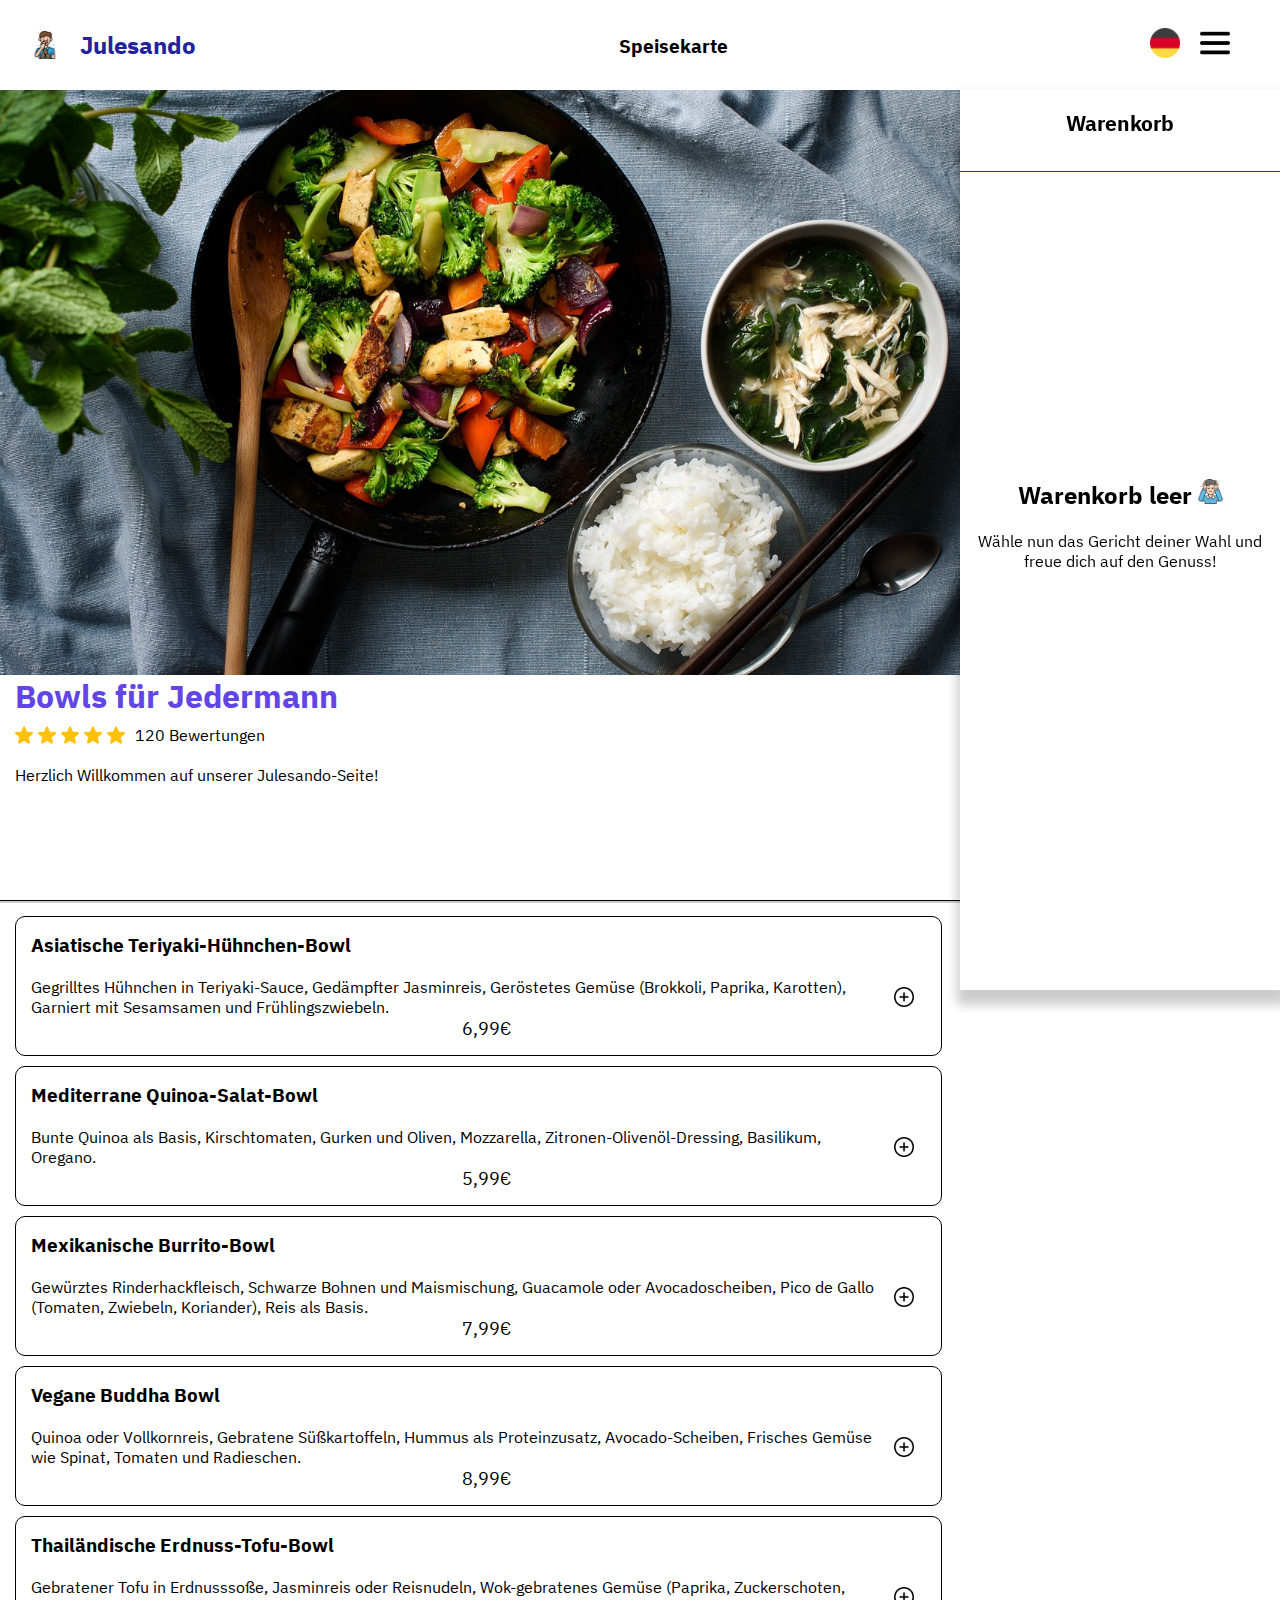
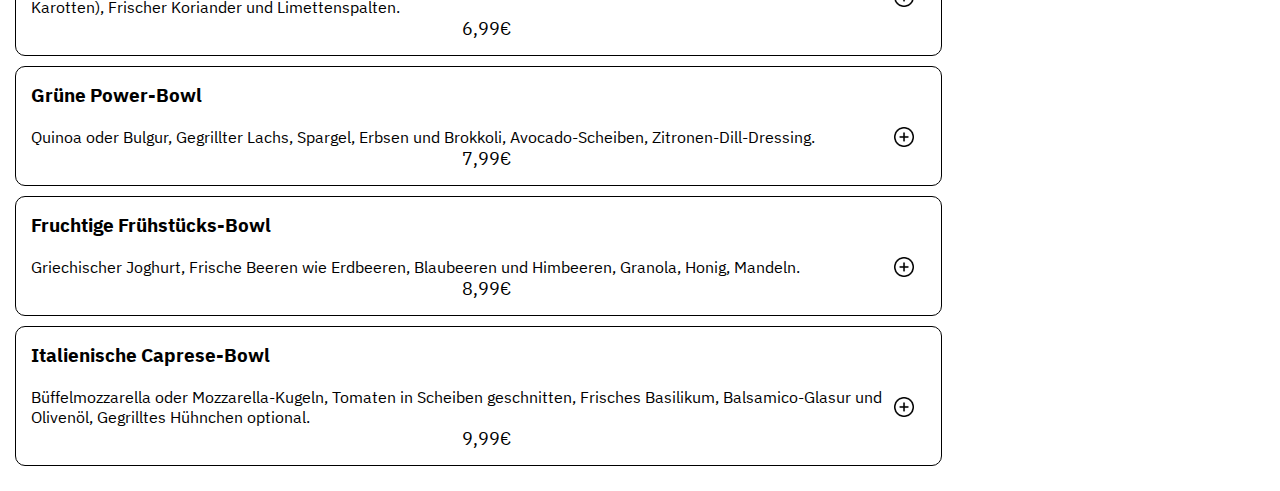
<file: index.html>
<!DOCTYPE html>
<html lang="en">
  <head>
    <meta charset="UTF-8" />
    <meta name="viewport" content="width=device-width, initial-scale=1.0" />
    <title>Julesando</title>
    <script src="script.js"></script>
    <link rel="stylesheet" href="style.css" />
    <link rel="stylesheet" href="fonts.css" />
  </head>
  <body onload="showOffer()">
    <header>
      <div class="iconAndName">
        <img class="icon" src="png/icon.png" alt="Lieferando Icon" />
        <h1>Julesando</h1>
      </div>
      <span class="cardAsHeadline">Speisekarte</span>
      <div>
        <img
          class="germanFlag"
          src="png/germanflag.png"
          alt="Deutsche Flagge"
        /><img class="menuPng" src="png/menu.png" alt="Menüleiste" />
      </div>
    </header>
    <div class="bodyContainer">
      <div class="offerAndTopSectionContainer" id="offerAndTopSectionContainer">
        <div class="topSectionContainer">
          <img src="img/startImg.jpg" alt="Wok" class="startImg" />
          <div class="topDescription">
            <div class="headlineAndOpenBasketPngContainer">
              <h2 class="headline">Bowls für Jedermann</h2>
            </div>
            <div class="starsAndRatingAndOpenBasketContainer">
              <div class="starsAndRatingContainer">
                <div class="starsContainer">
                  <img class="ratingStars" src="png/star.png" alt="Stern" />
                  <img class="ratingStars" src="png/star.png" alt="Stern" />
                  <img class="ratingStars" src="png/star.png" alt="Stern" />
                  <img class="ratingStars" src="png/star.png" alt="Stern" />
                  <img class="ratingStars" src="png/star.png" alt="Stern" />
                </div>
                <span class="ratings">120 Bewertungen</span>
              </div>
              <img
                class="openBasketPng"
                src="png/shopping-bag.png"
                alt="Warenkorb öffnen"
                onclick="openBasket()"
              />
            </div>
            <span class="welcomeText">
              Herzlich Willkommen auf unserer Julesando-Seite!
            </span>
          </div>
        </div>
        <div id="offer" class="offer"></div>
      </div>
      <div id="basketContainerEmpty" class="basketContainerEmpty">
        <div class="basketFirstHeadlineAndCloseBasketPngContainer">
          <h2 class="basketFirstHeadline">Warenkorb</h2>
          <img
            class="closeBasketPng"
            src="png/closeBasket.png"
            alt="Warenkorb schließen"
            onclick="closeBasket()"
          />
        </div>
        <div id="emptyBasketContainer" class="emptyBasketContainer">
          <h2>
            Warenkorb leer
            <img
              class="sadBasketPng"
              src="png/sad.png"
              alt="Trauriges Smiley"
            />
          </h2>
          Wähle nun das Gericht deiner Wahl und freue dich auf den Genuss!
        </div>
      </div>
      <div id="basketContainerFull" class="basketContainerFull">
        <div class="basketFirstHeadlineAndCloseBasketPngContainer">
          <h2 class="basketFirstHeadline">Warenkorb</h2>
          <img
            onclick="closeBasket()"
            class="closeBasketPng"
            src="png/closeBasket.png"
            alt="Warenkorb schließen"
          />
        </div>
        <div id="fullBasketContainer"></div>

        <div class="priceAndDeliveryContainer">
          <div class="priceContainer">
            <h4>Preis:</h4>
            <div id="sum"></div>
          </div>
          <div class="deliveryContainer">
            <h4>Lieferkosten:</h4>
            <div>3,00€</div>
          </div>
          <div class="finalPriceContainer">
            <h4>Gesamtpreis:</h4>
            <div id="finalSum"></div>
          </div>
          <div class="orderButtonContainer">
            <button
              id="orderButton"
              class="orderButton draw-border"
              onclick="placeOrder()"
            >
              Jetzt Bestellen
            </button>
            <div
              id="orderCheckPngAndOrderFeedback"
              class="orderCheckPngAndOrderFeedbackContainer d-none"
            >
              <img
                id="orderCheckPng"
                class="orderCheckPng"
                src="png/orderCheck.png"
                alt="Bestellung erfolgreich"
              />
              <span class="orderFeedback">Bestellung erfolgreich!</span>
            </div>
          </div>
        </div>
      </div>
    </div>
    <!-- <footer>
      Kontakt, Rechtliches, etc. 
    </footer> -->
  </body>
</html>
</file>
<file: style.css>
body {
    font-family: 'IBM Plex Sans', sans-serif;
    margin: 0;
}

header {
    display: flex;
    justify-content: space-between;
    /* padding: 20px 30px; */
    min-height: 10svh;
    padding: 0 30px;
    align-items: center;
    font-weight: bold;
    border-bottom: 2px blue;
}

footer {
    display: flex;
    justify-content: space-between;
    /* padding: 20px 30px; */
    min-height: 10svh;
    /* padding: 0 30px; */
    align-items: center;
    justify-content: center;
    font-weight: bold;
    border-top: 2px solid blue;
}

h1 {
    margin-block-start: 0em;
    margin-block-end: 0em;
    font-size: 1.5em;
    color: rgb(34, 34, 156);
}

h2 {
    margin-block-start: 0em;
    margin-block-end: 0em;
}

h3 {
    margin-block-start: 0em;
    margin-block-end: 0.5em;
}

h4 {
    margin-block-start: 0em;
    margin-block-end: 0.5em;
    width: 100%;
    display: flex;
    justify-content: space-between;
}

.d-none {
    display: none !important;
}

.iconAndName {
    display: flex;
    gap: 20px;
}

.icon {
    height: 30px;
}

.cardAsHeadline {
    font-size: 1.2em;
}

.menuPng {
    height: 30px;
    padding: 0px 20px;
}

.germanFlag {
    height: 30px;
}

.bodyContainer {
    display: flex;
    flex-direction: row;
}

.basketContainerEmptyResponsive {
    display: flex;
    display: unset !important;
    flex-direction: column;
    position: sticky;
    top: 0;
    height: unset !important;
    width: 100svh;
    right: 0;
    box-shadow: 2px 10px 10px 5px rgb(0, 0, 0, 0.2);
}

.basketContainerEmpty {
    display: flex;
    flex-direction: column;
    position: sticky;
    top: 0;
    height: 100vh;
    width: 25%;
    right: 0;
    box-shadow: 2px 10px 10px 5px rgb(0, 0, 0, 0.2);
}

.basketContainerFullResponsive {
    display: flex;
    display: unset !important;
    flex-direction: column;
    position: sticky;
    top: 0;
    overflow-y: auto;
    height: 100svh;
    width: 100%;
    right: 0;
    box-shadow: 2px 10px 10px 5px rgb(0, 0, 0, 0.2);
}

.basketContainerFull {
    display: flex;
    flex-direction: column;
    position: sticky;
    top: 0;
    overflow-y: auto;
    height: 100vh;
    width: 25%;
    right: 0;
    box-shadow: 2px 10px 10px 5px rgb(0, 0, 0, 0.2);
}

.offerAndTopSectionContainer {
    width: 75%;
}

.topSectionContainer {
    width: 100%;
    display: flex;
    flex-direction: column;
    border-bottom: 1px solid black;
    box-shadow: 0px 2px 0px 0px rgb(0, 0, 0, 0.2);
    height: 90svh;
}

.startImg {
    width: 100%;
    height: 65vh;
    object-fit: cover;
}

.topDescription {
    height: 25vh;
}

.headlineAndOpenBasketPngContainer {
    display: flex;
    justify-content: space-between;
    align-items: center;
}

.headline {
    color: rgb(98 69 231);
    font-size: 2em;
    padding: 0 15px;
    height: 50px;
}

.openBasketPng {
    display: none;
    height: 30px;
    width: 30px;
    padding-right: 15px;
    padding-left: 15px;
}

.starsAndRatingAndOpenBasketContainer {
    display: flex;
    justify-content: space-between;
}

.starsAndRatingContainer {
    display: flex;
    flex-direction: row;
    padding-bottom: 20px;
    gap: 10px;
}

.starsContainer {
    display: flex;
    flex-direction: row;
    padding-left: 15px;
    gap: 5px;
    align-items: center;
}

.ratingStars {
    height: 18px;
    width: 18px;
}

.ratings {
    display: flex;
    align-items: center;
}

.welcomeText {
    padding-left: 15px;
    padding-bottom: 20px;
}

.offerContainer {
    width: 100%;
    border: 1px solid black;
    border-radius: 10px;
    padding-left: 15px;
    padding-top: 15px;
    padding-bottom: 15px;
    margin-bottom: 10px;
    margin-left: -10px;
}

.offerContainer:hover {
    cursor: pointer;
    background-color: aqua;
}

.offer {
    padding: 15px 25px;
}

.offerHeadline {
    font-size: 1.2em;
}

.offerDescriptionAndAddToBasketPngContainer {
    display: flex;
    flex-direction: row;
    justify-content: space-between;
    width: 97%;
    gap: 5px;
}

.addToBasket {
    display: flex;
    align-items: center;
}

.addToBasketPng {
    height: 20px;
    width: 20px;
}

.addToBasketPng:hover {
    cursor: pointer;
}

.price {
    display: flex;
    justify-content: center;
    font-size: 1.1em;
}

.emptyBasketContainer {
    display: flex;
    position: sticky;
    top: 0;
    justify-content: center;
    align-items: center;
    flex-direction: column;
    text-align: center;
    padding-left: 10px;
    padding-right: 10px;
    gap: 20px;
    height: 78.5svh;
}

.sadBasketPng {
    height: 25px;
    width: 25px;
}

.fullBasketContainer.scrolled {
    padding-bottom: 10svh;
}

.basketFirstHeadlineAndCloseBasketPngContainer {
    padding: 20px 10px;
    border-bottom: 1px outset rgb(98,69,231);
    height: 4.5svh;
}

.basketFirstHeadline {
    display: flex;
    justify-content: center;
    width: 100%;
    font-size: 1.3em;
}

.closeBasketPng {
    height: 25px;
    width: 25px;
    display: none;
}

.fullBasketContainer {
    height: auto;
}

.fullBasket {
    display: flex;
    justify-content: center;
    align-items: center;
    flex-direction: column;
    text-align: center;
    padding: 20px 10px;
    gap: 20px;
    box-shadow: 0px 2px 2px 2px rgb(0, 0, 0, 0.2);
    height: 100px;
}

.basketHeadline {
    display: flex;
    justify-content: center;
    width: 100%;
    font-size: 1.1em;
}

.addOrDeleteAndPriceContainer {
    display: flex;
    width: 100%;
    justify-content: space-around;
}

.deleteOrAddOneProduct {
    display: flex;
    flex-direction: row;
    align-items: center;
    gap: 5px;
}

.amountBetweenAddOrDelete {
    display: flex;
    align-items: center;
    font-size: 1.1em;
}

.deleteOneProductPng {
    height: 16px;
    width: 16px;
}

.deleteOneProductPng:hover {
    cursor: pointer;
}

.addOneProductPng {
    height: 16px;
    width: 16px;
}

.addOneProductPng:hover {
    cursor: pointer;
}

.deleteWholeProduct {
    display: flex;
    align-items: center;
}

.deleteWholeProductPng {
    height: 15px;
    width: 15px;
}

.deleteWholeProductPng:hover {
    cursor: pointer;
}

.priceAndDeliveryContainer {
    display: flex;
    flex-direction: column;
    padding-left: 10px;
    padding-right: 10px;
    padding-top: 30px;
    padding-bottom: 75px;
}

.priceContainer {
    display: flex;
    flex-direction: row;
    justify-content: space-between;
}

.deliveryContainer {
    display: flex;
    flex-direction: row;
    justify-content: space-between;
    border-bottom: 1px solid black;
}

.finalPriceContainer {
    display: flex;
    flex-direction: row;
    justify-content: space-between;
}

.orderButtonContainer {
    display: flex;
    width: 100%;
    justify-content: center;
    padding-top: 50px;
}

.orderButton {
    background: none;
    border: none;
    cursor: pointer;
    line-height: 1.5;
    padding: 10px 20px;
    letter-spacing: 2px;
}

.orderCheckPngAndOrderFeedbackContainer {
    display: flex;
    flex-direction: column;
    align-items: center;
    gap: 5px;
}

.orderCheckPng {
    height: 25px;
    width: 25px;
}

/* .orderButton:focus {
    outline: 2px dotted #43d638;
  } */

.draw-border {
    box-shadow: inset 0 0 0 4px white;
    color: black;
    transition: color 0.25s 0.0833333333s;
    position: relative;
}

.draw-border::before,
.draw-border::after {
    border: 0 solid transparent;
    box-sizing: border-box;
    content: '';
    pointer-events: none;
    position: absolute;
    width: 0;
    height: 0;
    bottom: 0;
    right: 0;
}

.draw-border::before {
    border-bottom-width: 4px;
    border-left-width: 4px;
}

.draw-border::after {
    border-top-width: 4px;
    border-right-width: 4px;
}

.draw-border:hover {
    color: #43d638;
}

.draw-border:hover::before,
.draw-border:hover::after {
    border-color: #43d638;
    transition: border-color 0s, width 0.25s, height 0.25s;
    width: 100%;
    height: 100%;
}

.draw-border:hover::before {
    transition-delay: 0s, 0s, 0.25s;
}

.draw-border:hover::after {
    transition-delay: 0s, 0.25s, 0s;
}

@media (max-width: 800px) {
    .priceContainer {
        flex-direction: column;
        padding-bottom: 10px;
    }

    .deliveryContainer {
        flex-direction: column;
    }

    .finalPriceContainer {
        flex-direction: column;
        padding-top: 10px;
    }
}

@media (max-width: 700px) {
    .basketContainerFull {
        display: none;
        margin-left: 30svh;
        margin-right: 30svh;
        width: 100%;
        height: 90svh;
    }

    .basketContainerEmpty {
        display: none;
        margin-left: 30svh;
        margin-right: 30svh;
        width: 100%;
        height: 90svh;
    }

    .offerAndTopSectionContainer {
        width: 100%;
    }

    .openBasketPng {
        display: unset;
    }

    .openBasketPng:hover {
        cursor: pointer;
    }

    .closeBasketPng {
        display: unset;
    }

    .closeBasketPng:hover {
        cursor: pointer;
    }

    .basketFirstHeadlineAndCloseBasketPngContainer {
        display: flex;
        justify-content: space-between;
    }
}

@media (max-width: 680px) {
    .basketContainerFull {
        width: 40%;
    }

    .basketContainerEmpty {
        width: 40%;
    }

    .price {
        align-items: center;
    }

    .welcomeText {
        padding-left: 15px;
        padding-bottom: 20px;
        display: flex;
    }
}

@media (max-width: 590px) {
    .basketContainerFull {
        margin-left: 25svh;
        margin-right: 25svh;
        width: 100%;
    }

    .basketContainerEmpty {
        margin-left: 25svh;
        margin-right: 25svh;
        width: 100%;
    }
}

@media (max-width: 510px) {
    .basketContainerFull {
        margin-left: 20svh;
        margin-right: 20svh;
    }

    .basketContainerEmpty {
        margin-left: 20svh;
        margin-right: 20svh;
    }
}

@media (max-width: 480px) {
    .cardAsHeadline {
        display: none;
    }
}

@media (max-width: 430px) {
    .basketContainerFull {
        margin-left: 15svh;
        margin-right: 15svh;
    }

    .basketContainerEmpty {
        margin-left: 15svh;
        margin-right: 15svh;
    }
}

@media (max-width: 400px) {
    .addToBasket {
        display: none;
    }
}

@media (max-width: 380px) {
    .basketContainerFull {
        margin-left: 10svh;
        margin-right: 10svh;
    }

    .basketContainerEmpty {
        margin-left: 10svh;
        margin-right: 10svh;
    }

    .iconAndName {
        gap: 5px;
    }

    header {
        padding: 0 10px;
    }

    .menuPng {
        padding: 0 10px;
    }
}

@media (max-width: 355px) {
    .startImg {
        height: 50vh;
    }

    .starsAndRatingAndOpenBasketContainer {
        justify-content: space-between;
        padding-top: 40px;
    }

    .starsAndRatingContainer {
        flex-direction: column;
        padding-left: 15px;
        padding-bottom: 10px;
    }

    .starsContainer {
        padding-left: 0px;
    }
}

@media (max-width: 330px) {
    .basketContainerFull {
        margin-left: 5svh;
        margin-right: 5svh;
    }

    .basketContainerEmpty {
        margin-left: 5svh;
        margin-right: 5svh;
    }
}
</file>
<file: fonts.css>
/* ibm-plex-sans-100 - latin */
@font-face {
  font-display: swap; /* Check https://developer.mozilla.org/en-US/docs/Web/CSS/@font-face/font-display for other options. */
  font-family: 'IBM Plex Sans';
  font-style: normal;
  font-weight: 100;
  src: url('fonts/ibm-plex-sans-v19-latin-100.woff2') format('woff2'); /* Chrome 36+, Opera 23+, Firefox 39+, Safari 12+, iOS 10+ */
}
/* ibm-plex-sans-100italic - latin */
@font-face {
  font-display: swap; /* Check https://developer.mozilla.org/en-US/docs/Web/CSS/@font-face/font-display for other options. */
  font-family: 'IBM Plex Sans';
  font-style: italic;
  font-weight: 100;
  src: url('fonts/ibm-plex-sans-v19-latin-100italic.woff2') format('woff2'); /* Chrome 36+, Opera 23+, Firefox 39+, Safari 12+, iOS 10+ */
}
/* ibm-plex-sans-200 - latin */
@font-face {
  font-display: swap; /* Check https://developer.mozilla.org/en-US/docs/Web/CSS/@font-face/font-display for other options. */
  font-family: 'IBM Plex Sans';
  font-style: normal;
  font-weight: 200;
  src: url('fonts/ibm-plex-sans-v19-latin-200.woff2') format('woff2'); /* Chrome 36+, Opera 23+, Firefox 39+, Safari 12+, iOS 10+ */
}
/* ibm-plex-sans-200italic - latin */
@font-face {
  font-display: swap; /* Check https://developer.mozilla.org/en-US/docs/Web/CSS/@font-face/font-display for other options. */
  font-family: 'IBM Plex Sans';
  font-style: italic;
  font-weight: 200;
  src: url('fonts/ibm-plex-sans-v19-latin-200italic.woff2') format('woff2'); /* Chrome 36+, Opera 23+, Firefox 39+, Safari 12+, iOS 10+ */
}
/* ibm-plex-sans-300 - latin */
@font-face {
  font-display: swap; /* Check https://developer.mozilla.org/en-US/docs/Web/CSS/@font-face/font-display for other options. */
  font-family: 'IBM Plex Sans';
  font-style: normal;
  font-weight: 300;
  src: url('fonts/ibm-plex-sans-v19-latin-300.woff2') format('woff2'); /* Chrome 36+, Opera 23+, Firefox 39+, Safari 12+, iOS 10+ */
}
/* ibm-plex-sans-300italic - latin */
@font-face {
  font-display: swap; /* Check https://developer.mozilla.org/en-US/docs/Web/CSS/@font-face/font-display for other options. */
  font-family: 'IBM Plex Sans';
  font-style: italic;
  font-weight: 300;
  src: url('fonts/ibm-plex-sans-v19-latin-300italic.woff2') format('woff2'); /* Chrome 36+, Opera 23+, Firefox 39+, Safari 12+, iOS 10+ */
}
/* ibm-plex-sans-regular - latin */
@font-face {
  font-display: swap; /* Check https://developer.mozilla.org/en-US/docs/Web/CSS/@font-face/font-display for other options. */
  font-family: 'IBM Plex Sans';
  font-style: normal;
  font-weight: 400;
  src: url('fonts/ibm-plex-sans-v19-latin-regular.woff2') format('woff2'); /* Chrome 36+, Opera 23+, Firefox 39+, Safari 12+, iOS 10+ */
}
/* ibm-plex-sans-italic - latin */
@font-face {
  font-display: swap; /* Check https://developer.mozilla.org/en-US/docs/Web/CSS/@font-face/font-display for other options. */
  font-family: 'IBM Plex Sans';
  font-style: italic;
  font-weight: 400;
  src: url('fonts/ibm-plex-sans-v19-latin-italic.woff2') format('woff2'); /* Chrome 36+, Opera 23+, Firefox 39+, Safari 12+, iOS 10+ */
}
/* ibm-plex-sans-500 - latin */
@font-face {
  font-display: swap; /* Check https://developer.mozilla.org/en-US/docs/Web/CSS/@font-face/font-display for other options. */
  font-family: 'IBM Plex Sans';
  font-style: normal;
  font-weight: 500;
  src: url('fonts/ibm-plex-sans-v19-latin-500.woff2') format('woff2'); /* Chrome 36+, Opera 23+, Firefox 39+, Safari 12+, iOS 10+ */
}
/* ibm-plex-sans-500italic - latin */
@font-face {
  font-display: swap; /* Check https://developer.mozilla.org/en-US/docs/Web/CSS/@font-face/font-display for other options. */
  font-family: 'IBM Plex Sans';
  font-style: italic;
  font-weight: 500;
  src: url('fonts/ibm-plex-sans-v19-latin-500italic.woff2') format('woff2'); /* Chrome 36+, Opera 23+, Firefox 39+, Safari 12+, iOS 10+ */
}
/* ibm-plex-sans-600 - latin */
@font-face {
  font-display: swap; /* Check https://developer.mozilla.org/en-US/docs/Web/CSS/@font-face/font-display for other options. */
  font-family: 'IBM Plex Sans';
  font-style: normal;
  font-weight: 600;
  src: url('fonts/ibm-plex-sans-v19-latin-600.woff2') format('woff2'); /* Chrome 36+, Opera 23+, Firefox 39+, Safari 12+, iOS 10+ */
}
/* ibm-plex-sans-600italic - latin */
@font-face {
  font-display: swap; /* Check https://developer.mozilla.org/en-US/docs/Web/CSS/@font-face/font-display for other options. */
  font-family: 'IBM Plex Sans';
  font-style: italic;
  font-weight: 600;
  src: url('fonts/ibm-plex-sans-v19-latin-600italic.woff2') format('woff2'); /* Chrome 36+, Opera 23+, Firefox 39+, Safari 12+, iOS 10+ */
}
/* ibm-plex-sans-700 - latin */
@font-face {
  font-display: swap; /* Check https://developer.mozilla.org/en-US/docs/Web/CSS/@font-face/font-display for other options. */
  font-family: 'IBM Plex Sans';
  font-style: normal;
  font-weight: 700;
  src: url('fonts/ibm-plex-sans-v19-latin-700.woff2') format('woff2'); /* Chrome 36+, Opera 23+, Firefox 39+, Safari 12+, iOS 10+ */
}
/* ibm-plex-sans-700italic - latin */
@font-face {
  font-display: swap; /* Check https://developer.mozilla.org/en-US/docs/Web/CSS/@font-face/font-display for other options. */
  font-family: 'IBM Plex Sans';
  font-style: italic;
  font-weight: 700;
  src: url('fonts/ibm-plex-sans-v19-latin-700italic.woff2') format('woff2'); /* Chrome 36+, Opera 23+, Firefox 39+, Safari 12+, iOS 10+ */
}
</file>
